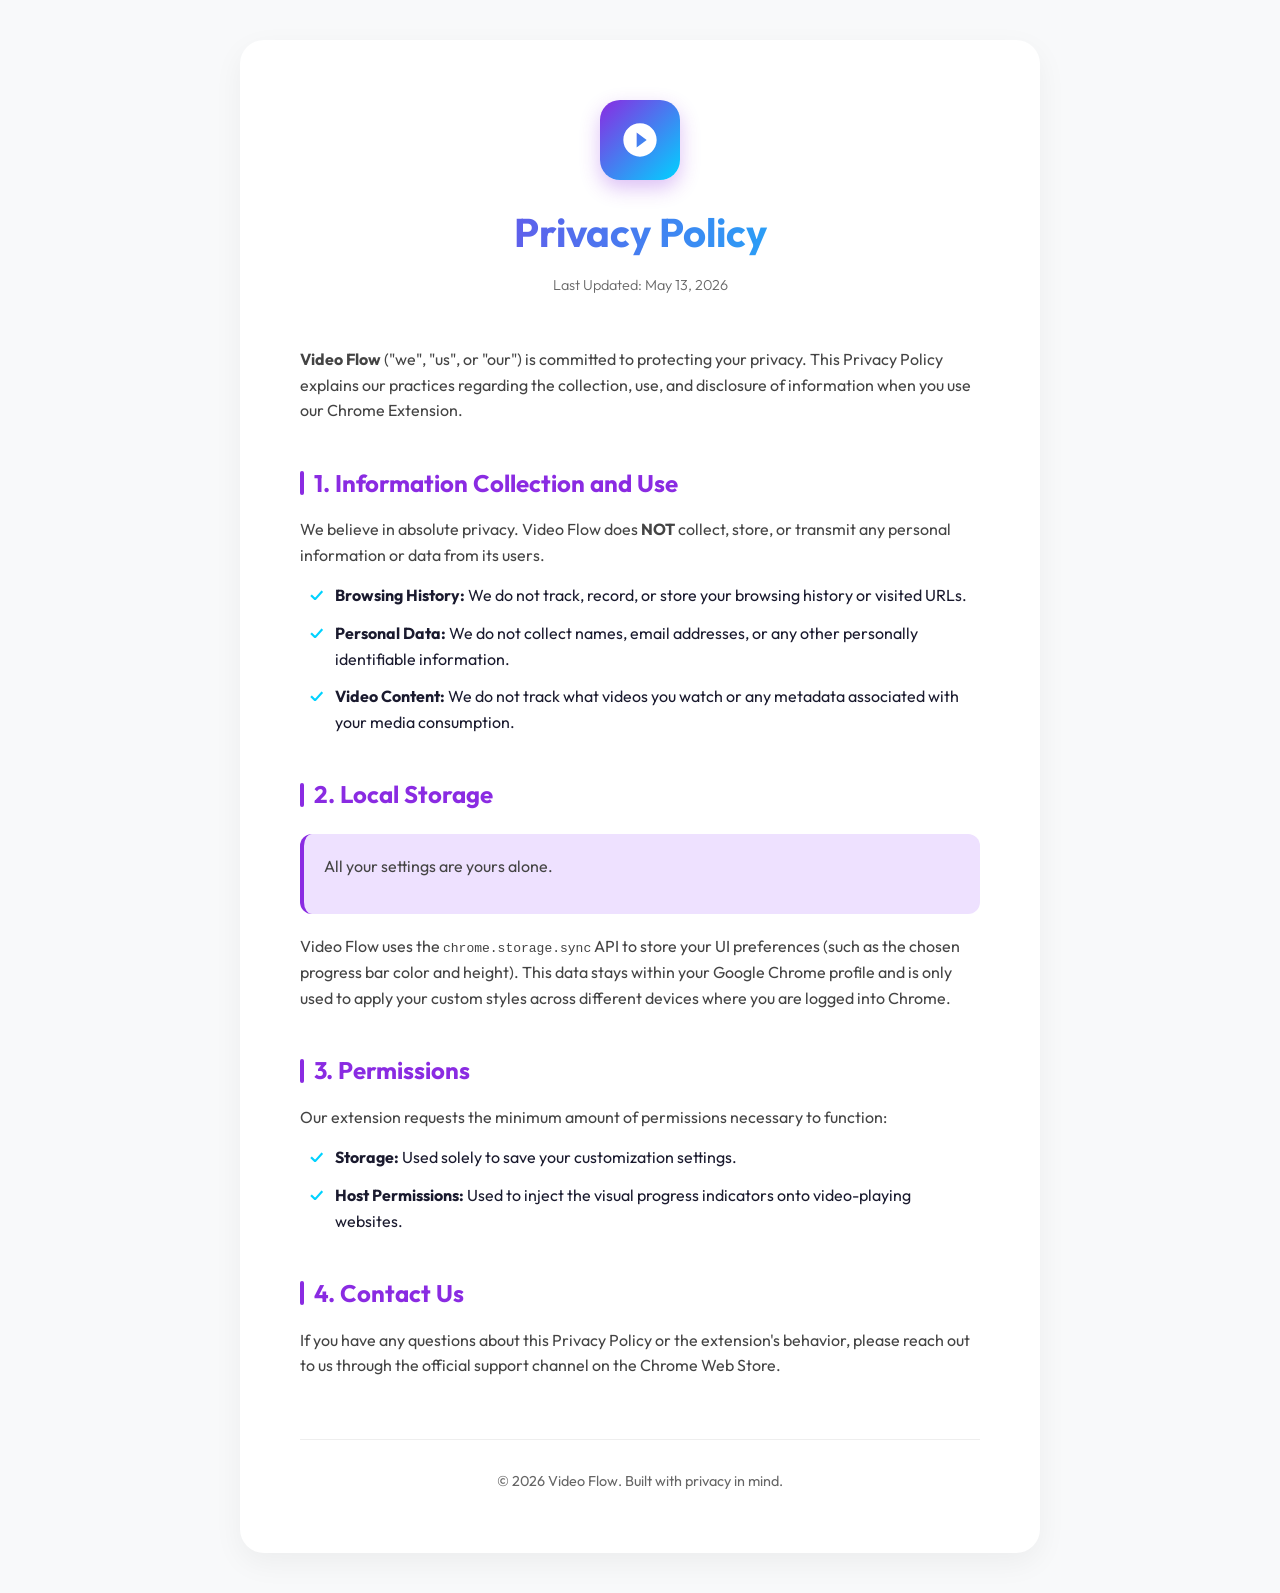
<file: privacy.html>
<!DOCTYPE html>
<html lang="en">
<head>
    <meta charset="UTF-8">
    <meta name="viewport" content="width=device-width, initial-scale=1.0">
    <title>Privacy Policy - Video Flow</title>
    <link rel="preconnect" href="https://fonts.googleapis.com">
    <link rel="preconnect" href="https://fonts.gstatic.com" crossorigin>
    <link href="https://fonts.googleapis.com/css2?family=Outfit:wght@300;400;600;700&display=swap" rel="stylesheet">
    <style>
        :root {
            --primary: #8a2be2;
            --secondary: #00d2ff;
            --text-main: #1a1a2e;
            --text-muted: #666;
            --bg-body: #f8f9fa;
            --bg-card: #ffffff;
            --accent: #eee1ff;
        }

        * {
            margin: 0;
            padding: 0;
            box-sizing: border-box;
        }

        body {
            font-family: 'Outfit', sans-serif;
            line-height: 1.6;
            color: var(--text-main);
            background-color: var(--bg-body);
            padding: 40px 20px;
        }

        .container {
            max-width: 800px;
            margin: 0 auto;
            background: var(--bg-card);
            padding: 60px;
            border-radius: 24px;
            box-shadow: 0 10px 30px rgba(0,0,0,0.05);
        }

        header {
            text-align: center;
            margin-bottom: 50px;
        }

        .icon-box {
            width: 80px;
            height: 80px;
            background: linear-gradient(135deg, var(--primary), var(--secondary));
            border-radius: 20px;
            margin: 0 auto 20px;
            display: flex;
            align-items: center;
            justify-content: center;
            box-shadow: 0 8px 20px rgba(138, 43, 226, 0.3);
        }

        .icon-box svg {
            width: 40px;
            height: 40px;
            fill: white;
        }

        h1 {
            font-size: 2.5rem;
            font-weight: 700;
            margin-bottom: 10px;
            background: linear-gradient(to right, var(--primary), var(--secondary));
            -webkit-background-clip: text;
            -webkit-text-fill-color: transparent;
        }

        .last-updated {
            color: var(--text-muted);
            font-size: 0.9rem;
            font-weight: 300;
        }

        section {
            margin-bottom: 40px;
        }

        h2 {
            font-size: 1.5rem;
            margin-bottom: 15px;
            color: var(--primary);
            display: flex;
            align-items: center;
            gap: 10px;
        }

        h2::before {
            content: '';
            display: block;
            width: 4px;
            height: 24px;
            background: var(--primary);
            border-radius: 2px;
        }

        p {
            margin-bottom: 15px;
            font-weight: 400;
            color: #444;
        }

        ul {
            list-style: none;
            padding-left: 10px;
        }

        li {
            margin-bottom: 12px;
            padding-left: 25px;
            position: relative;
        }

        li::before {
            content: "✓";
            position: absolute;
            left: 0;
            color: var(--secondary);
            font-weight: bold;
        }

        .footer {
            margin-top: 60px;
            text-align: center;
            padding-top: 30px;
            border-top: 1px solid #eee;
            color: var(--text-muted);
            font-size: 0.9rem;
        }

        .highlight-box {
            background: var(--accent);
            padding: 20px;
            border-radius: 12px;
            border-left: 4px solid var(--primary);
            margin: 20px 0;
        }

        @media (max-width: 600px) {
            .container {
                padding: 30px 20px;
            }
            h1 {
                font-size: 2rem;
            }
        }
    </style>
</head>
<body>

    <div class="container">
        <header>
            <div class="icon-box">
                <svg viewBox="0 0 24 24"><path d="M12 2C6.48 2 2 6.48 2 12s4.48 10 10 10 10-4.48 10-10S17.52 2 12 2zm-2 14.5v-9l6 4.5-6 4.5z"/></svg>
            </div>
            <h1>Privacy Policy</h1>
            <p class="last-updated">Last Updated: May 13, 2026</p>
        </header>

        <section>
            <p><strong>Video Flow</strong> ("we", "us", or "our") is committed to protecting your privacy. This Privacy Policy explains our practices regarding the collection, use, and disclosure of information when you use our Chrome Extension.</p>
        </section>

        <section>
            <h2>1. Information Collection and Use</h2>
            <p>We believe in absolute privacy. Video Flow does <strong>NOT</strong> collect, store, or transmit any personal information or data from its users.</p>
            <ul>
                <li><strong>Browsing History:</strong> We do not track, record, or store your browsing history or visited URLs.</li>
                <li><strong>Personal Data:</strong> We do not collect names, email addresses, or any other personally identifiable information.</li>
                <li><strong>Video Content:</strong> We do not track what videos you watch or any metadata associated with your media consumption.</li>
            </ul>
        </section>

        <section>
            <h2>2. Local Storage</h2>
            <div class="highlight-box">
                <p>All your settings are yours alone.</p>
            </div>
            <p>Video Flow uses the <code>chrome.storage.sync</code> API to store your UI preferences (such as the chosen progress bar color and height). This data stays within your Google Chrome profile and is only used to apply your custom styles across different devices where you are logged into Chrome.</p>
        </section>

        <section>
            <h2>3. Permissions</h2>
            <p>Our extension requests the minimum amount of permissions necessary to function:</p>
            <ul>
                <li><strong>Storage:</strong> Used solely to save your customization settings.</li>
                <li><strong>Host Permissions:</strong> Used to inject the visual progress indicators onto video-playing websites.</li>
            </ul>
        </section>

        <section>
            <h2>4. Contact Us</h2>
            <p>If you have any questions about this Privacy Policy or the extension's behavior, please reach out to us through the official support channel on the Chrome Web Store.</p>
        </section>

        <div class="footer">
            &copy; 2026 Video Flow. Built with privacy in mind.
        </div>
    </div>

</body>
</html>
</file>
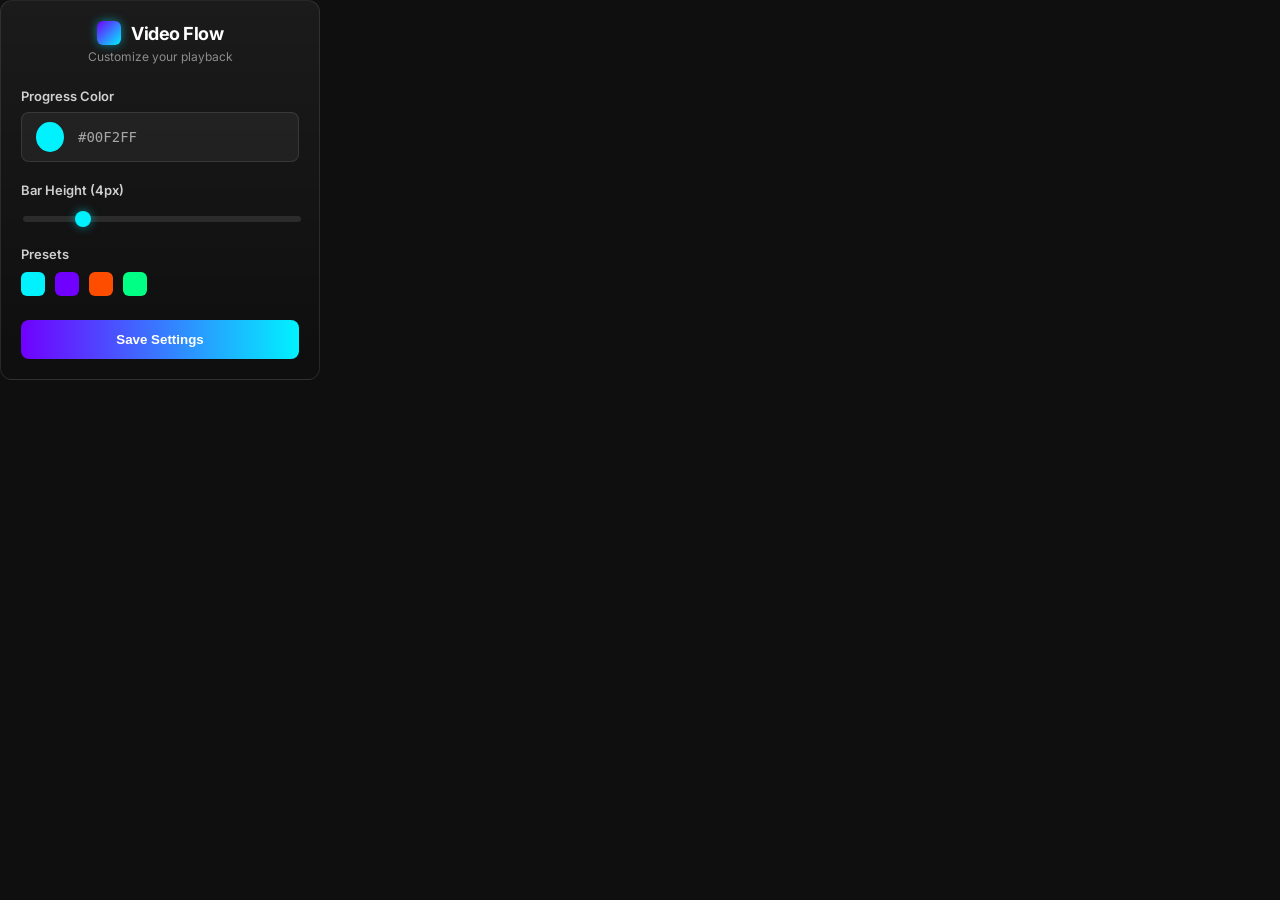
<file: popup/popup.html>
<!DOCTYPE html>
<html lang="en">
<head>
    <meta charset="UTF-8">
    <meta name="viewport" content="width=device-width, initial-scale=1.0">
    <title>Video Flow Settings</title>
    <link rel="stylesheet" href="popup.css">
    <link href="https://fonts.googleapis.com/css2?family=Inter:wght@400;600&display=swap" rel="stylesheet">
</head>
<body>
    <div class="popup-container">
        <header>
            <div class="logo">
                <div class="logo-icon"></div>
                <h1>Video Flow</h1>
            </div>
            <p class="subtitle">Customize your playback</p>
        </header>

        <main>
            <div class="setting-group">
                <label for="barColor">Progress Color</label>
                <div class="color-picker-container">
                    <input type="color" id="barColor" value="#00F2FF">
                    <span id="colorHex">#00F2FF</span>
                </div>
            </div>

            <div class="setting-group">
                <label for="barHeight">Bar Height (<span id="heightValue">4</span>px)</label>
                <input type="range" id="barHeight" min="2" max="12" value="4" step="1">
            </div>

            <div class="presets">
                <label>Presets</label>
                <div class="preset-buttons">
                    <button class="preset-btn cyan" data-color="#00F2FF" data-height="4"></button>
                    <button class="preset-btn purple" data-color="#7000FF" data-height="6"></button>
                    <button class="preset-btn orange" data-color="#FF4D00" data-height="2"></button>
                    <button class="preset-btn green" data-color="#00FF85" data-height="8"></button>
                </div>
            </div>
        </main>

        <footer>
            <button id="saveBtn">Save Settings</button>
        </footer>
    </div>
    <script src="popup.js"></script>
</body>
</html>
</file>
<file: popup/popup.css>
/* Video Flow Popup Styles */

body {
    margin: 0;
    padding: 0;
    width: 320px;
    background: #0F0F0F;
    color: #FFFFFF;
    font-family: 'Inter', sans-serif;
    overflow: hidden;
}

.popup-container {
    padding: 20px;
    background: linear-gradient(180deg, rgba(255,255,255,0.05) 0%, rgba(0,0,0,0) 100%);
    border: 1px solid rgba(255, 255, 255, 0.1);
    border-radius: 12px;
}

header {
    margin-bottom: 24px;
    text-align: center;
}

.logo {
    display: flex;
    align-items: center;
    justify-content: center;
    gap: 10px;
    margin-bottom: 4px;
}

.logo-icon {
    width: 24px;
    height: 24px;
    background: linear-gradient(135deg, #7000FF, #00F2FF);
    border-radius: 6px;
    box-shadow: 0 0 10px rgba(0, 242, 255, 0.5);
}

h1 {
    font-size: 18px;
    margin: 0;
    letter-spacing: -0.5px;
}

.subtitle {
    font-size: 12px;
    color: rgba(255, 255, 255, 0.5);
    margin: 0;
}

.setting-group {
    margin-bottom: 20px;
}

label {
    display: block;
    font-size: 13px;
    font-weight: 600;
    margin-bottom: 8px;
    color: rgba(255, 255, 255, 0.8);
}

.color-picker-container {
    display: flex;
    align-items: center;
    gap: 12px;
    background: rgba(255, 255, 255, 0.05);
    padding: 8px 12px;
    border-radius: 8px;
    border: 1px solid rgba(255, 255, 255, 0.1);
}

input[type="color"] {
    appearance: none;
    -webkit-appearance: none;
    border: none;
    width: 32px;
    height: 32px;
    cursor: pointer;
    background: none;
}

input[type="color"]::-webkit-color-swatch-wrapper {
    padding: 0;
}

input[type="color"]::-webkit-color-swatch {
    border: none;
    border-radius: 50%;
}

#colorHex {
    font-family: monospace;
    font-size: 14px;
    color: rgba(255, 255, 255, 0.6);
}

/* Range Slider Styling */
input[type="range"] {
    width: 100%;
    appearance: none;
    background: rgba(255, 255, 255, 0.1);
    height: 6px;
    border-radius: 3px;
    outline: none;
}

input[type="range"]::-webkit-slider-thumb {
    appearance: none;
    width: 16px;
    height: 16px;
    background: #00F2FF;
    border-radius: 50%;
    cursor: pointer;
    box-shadow: 0 0 10px rgba(0, 242, 255, 0.5);
    transition: transform 0.2s ease;
}

input[type="range"]::-webkit-slider-thumb:hover {
    transform: scale(1.2);
}

/* Presets */
.preset-buttons {
    display: flex;
    gap: 10px;
    margin-top: 10px;
}

.preset-btn {
    width: 24px;
    height: 24px;
    border-radius: 6px;
    border: 2px solid transparent;
    cursor: pointer;
    transition: transform 0.2s ease, border-color 0.2s ease;
}

.preset-btn:hover {
    transform: scale(1.1);
}

.preset-btn.active {
    border-color: #FFFFFF;
}

.cyan { background: #00F2FF; }
.purple { background: #7000FF; }
.orange { background: #FF4D00; }
.green { background: #00FF85; }

footer {
    margin-top: 24px;
}

#saveBtn {
    width: 100%;
    padding: 12px;
    background: linear-gradient(90deg, #7000FF, #00F2FF);
    border: none;
    border-radius: 8px;
    color: #FFFFFF;
    font-weight: 600;
    cursor: pointer;
    transition: opacity 0.2s ease, transform 0.2s ease;
}

#saveBtn:hover {
    opacity: 0.9;
    transform: translateY(-1px);
}

#saveBtn:active {
    transform: translateY(0);
}
</file>
